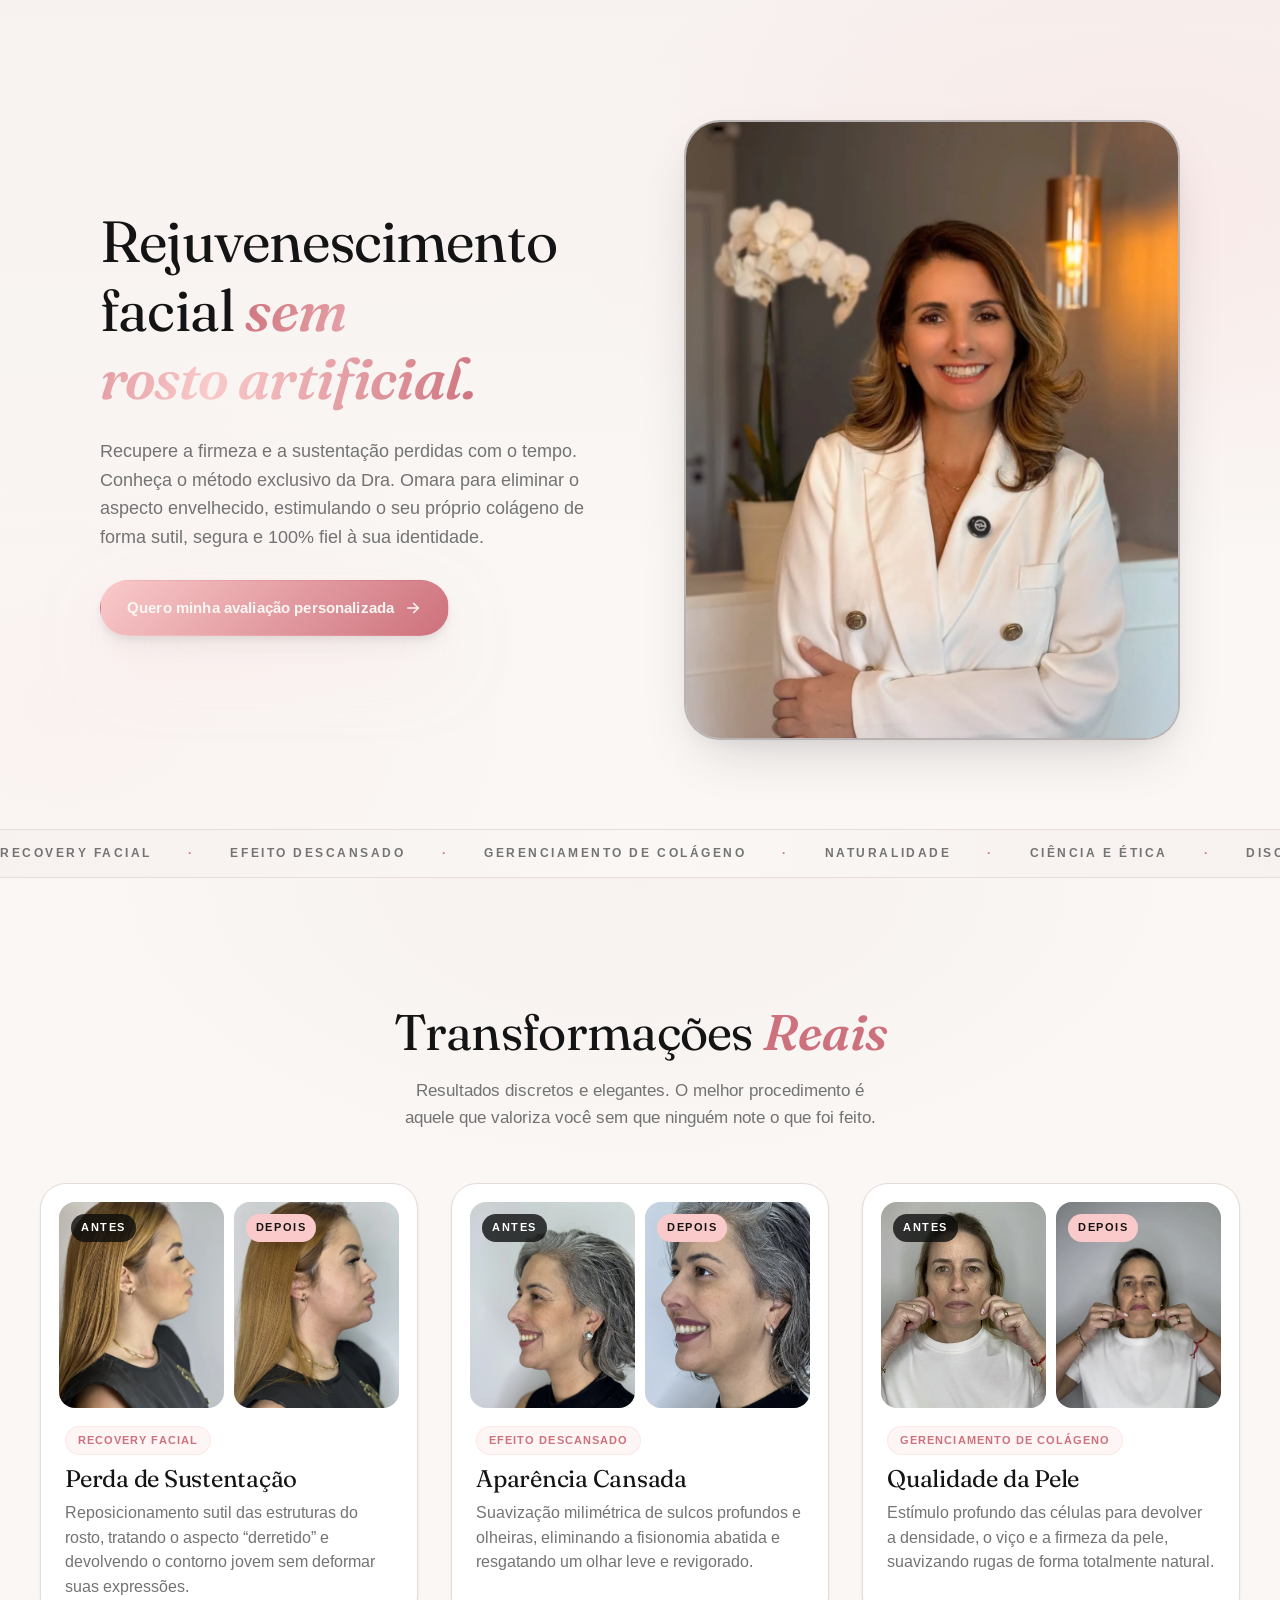
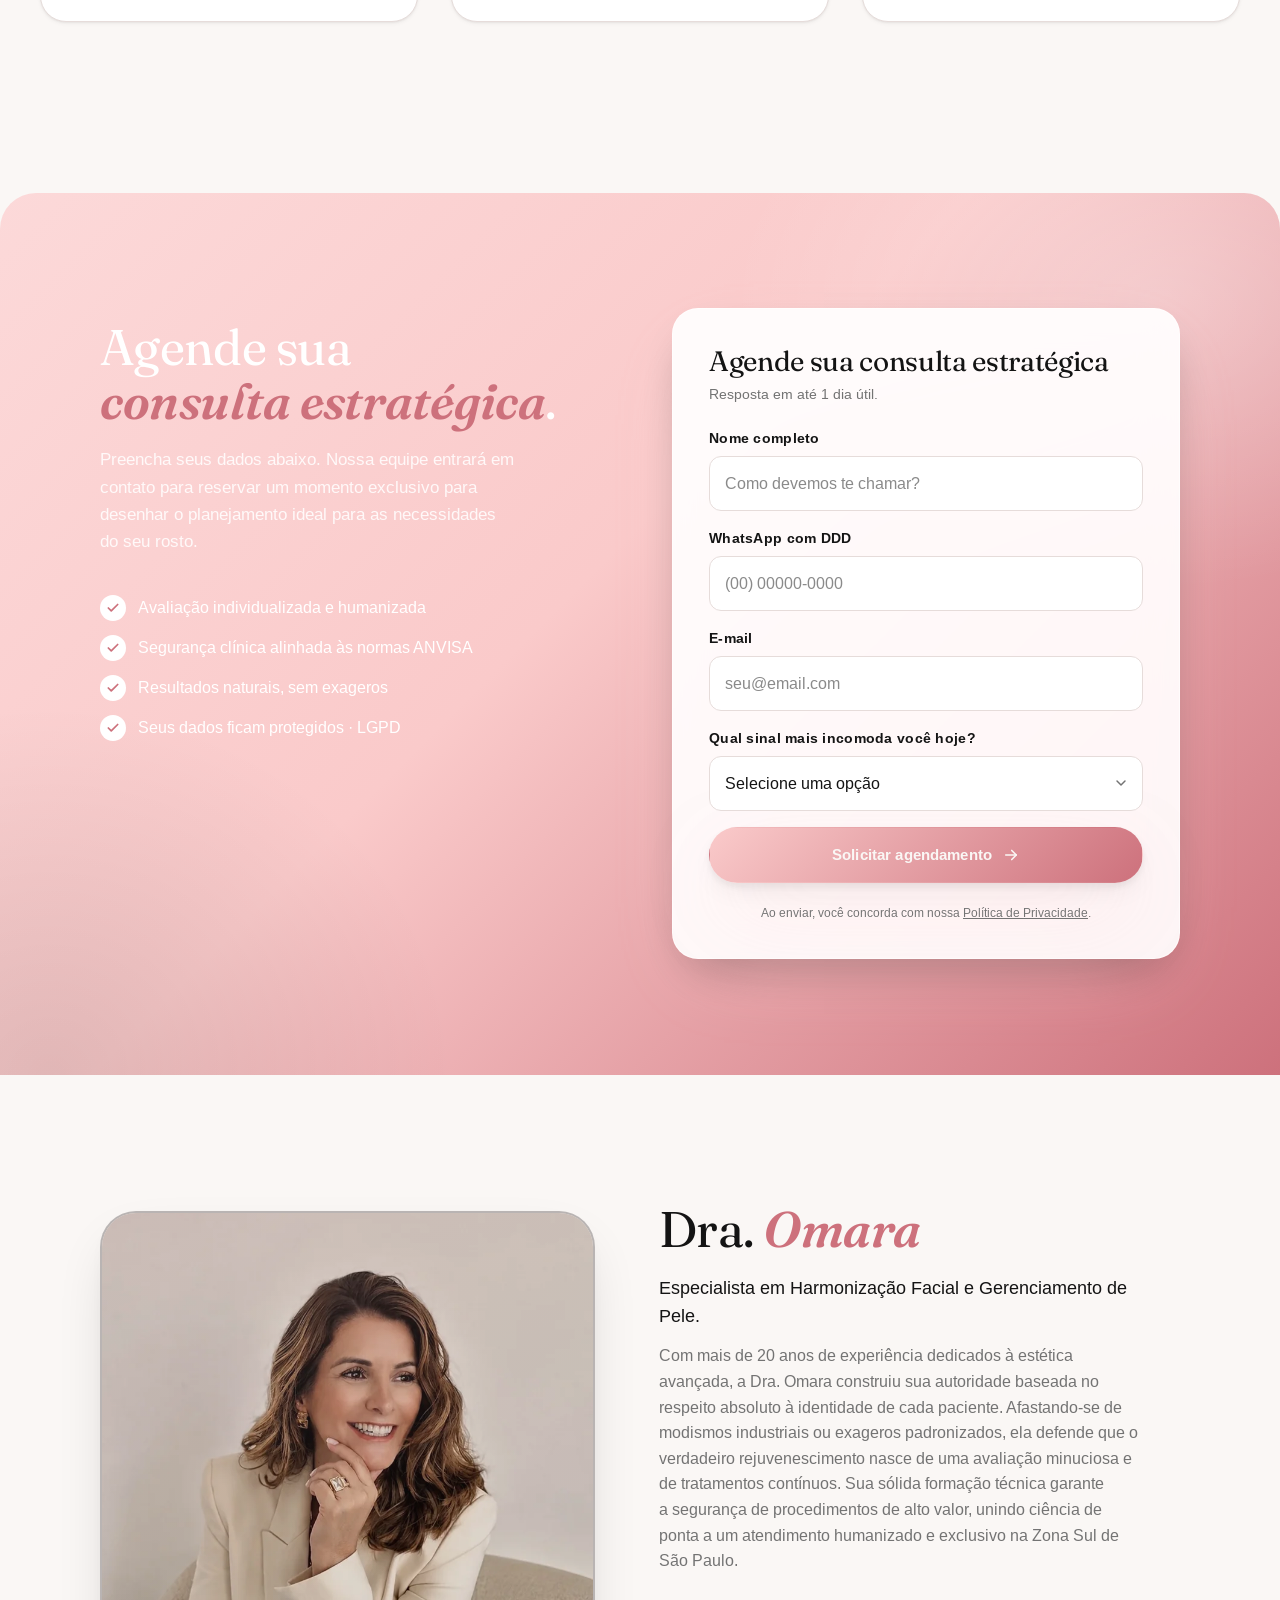
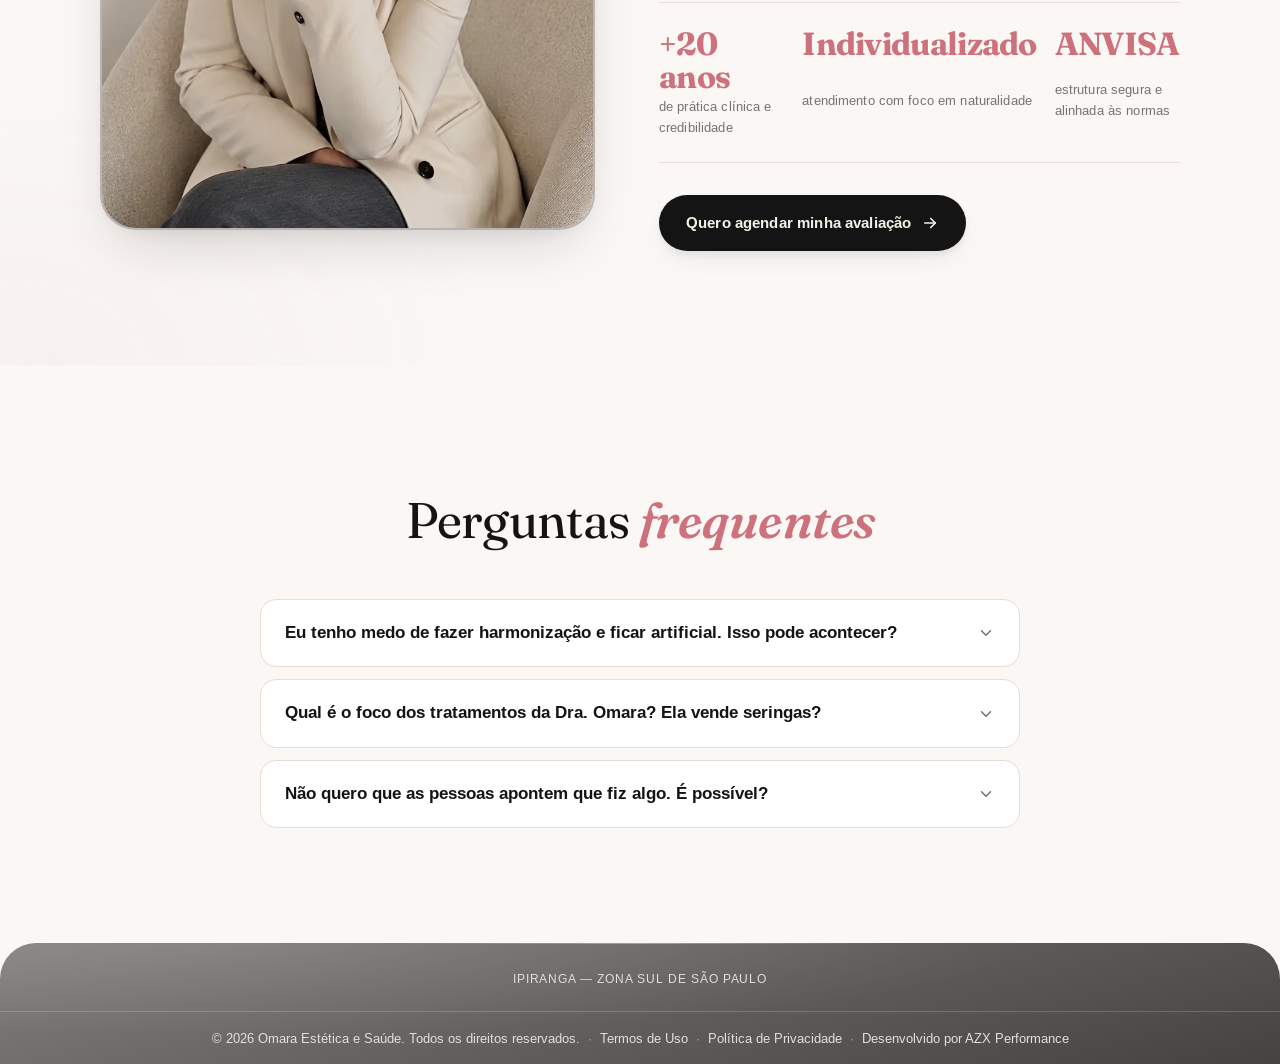
<file: index.html>
<!DOCTYPE html>
<html lang="pt-BR">
<head>
  <!-- Google Tag Manager -->
  <script>(function(w,d,s,l,i){w[l]=w[l]||[];w[l].push({'gtm.start':
  new Date().getTime(),event:'gtm.js'});var f=d.getElementsByTagName(s)[0],
  j=d.createElement(s),dl=l!='dataLayer'?'&l='+l:'';j.async=true;j.src=
  'https://www.googletagmanager.com/gtm.js?id='+i+dl;f.parentNode.insertBefore(j,f);
  })(window,document,'script','dataLayer','GTM-XXXXXXX');</script>
  <!-- End Google Tag Manager -->
  <meta charset="UTF-8" />
  <meta name="viewport" content="width=device-width, initial-scale=1.0" />
  <meta name="description" content="Dra. Omara: rejuvenescimento facial sem rosto artificial. Gerenciamento de pele e harmonização facial com naturalidade, ética e segurança na Zona Sul de São Paulo." />
  <title>Dra. Omara · Rejuvenescimento Facial | Harmonização Natural</title>

  <!-- Favicon: inicial O -->
  <link rel="icon" type="image/svg+xml" href="data:image/svg+xml;utf8,&lt;svg xmlns='http://www.w3.org/2000/svg' viewBox='0 0 64 64'&gt;&lt;rect width='64' height='64' rx='14' fill='%23B76E79'/&gt;&lt;text x='50%25' y='54%25' font-family='Georgia,serif' font-size='36' font-weight='700' fill='%23FAF7F5' text-anchor='middle' dominant-baseline='middle'&gt;O&lt;/text&gt;&lt;/svg&gt;" />

  <link rel="preconnect" href="https://fonts.googleapis.com" />
  <link rel="preconnect" href="https://fonts.gstatic.com" crossorigin />
  <link href="https://fonts.googleapis.com/css2?family=Arimo:ital,wght@0,400;0,500;0,600;0,700;0,800;1,400;1,600;1,700&family=Fraunces:ital,opsz,wght@0,9..144,300;0,9..144,400;0,9..144,500;0,9..144,600;0,9..144,700;0,9..144,900;1,9..144,400;1,9..144,500;1,9..144,600;1,9..144,700&display=swap" rel="stylesheet" />

  <link rel="stylesheet" href="style.css" />
</head>
<body>
<!-- Google Tag Manager (noscript) -->
<noscript><iframe src="https://www.googletagmanager.com/ns.html?id=GTM-XXXXXXX"
height="0" width="0" style="display:none;visibility:hidden"></iframe></noscript>
<!-- End Google Tag Manager (noscript) -->


  <!-- ============ DOBRA 1 — HERO ============ -->
  <section id="hero" class="hero" data-screen-label="01 Hero">
    <div class="hero__bg" aria-hidden="true"></div>
    <div class="container hero__grid">

      <div class="hero__copy reveal">
        <h1 class="h1">
          Rejuvenescimento facial <span class="h1__accent">sem rosto artificial.</span>
        </h1>
        <p class="lede">
          Recupere a firmeza e a sustentação perdidas com o tempo. Conheça o método exclusivo da Dra. Omara para eliminar o aspecto envelhecido, estimulando o seu próprio colágeno de forma sutil, segura e 100% fiel à sua identidade.
        </p>
        <div class="hero__ctas">
          <a href="#agendar" class="btn btn--primary">
            Quero minha avaliação personalizada
            <svg width="18" height="18" viewBox="0 0 24 24" fill="none" stroke="currentColor" stroke-width="2.2" stroke-linecap="round" stroke-linejoin="round" aria-hidden="true"><path d="M5 12h14"/><path d="m13 6 6 6-6 6"/></svg>
          </a>
        </div>
      </div>

      <div class="hero__visual reveal">
        <div class="hero__photo">
          <picture>
            <img src="assets/doctor.webp" alt="Dra. Omara, especialista em harmonização facial" />
          </picture>
        </div>
      </div>

    </div>

    <div class="marquee" aria-hidden="true">
      <div class="marquee__track">
        <span>Recovery Facial</span><span>·</span>
        <span>Efeito Descansado</span><span>·</span>
        <span>Gerenciamento de Colágeno</span><span>·</span>
        <span>Naturalidade</span><span>·</span>
        <span>Ciência e Ética</span><span>·</span>
        <span>Discrição</span><span>·</span>
        <span>Recovery Facial</span><span>·</span>
        <span>Efeito Descansado</span><span>·</span>
        <span>Gerenciamento de Colágeno</span><span>·</span>
        <span>Naturalidade</span><span>·</span>
        <span>Ciência e Ética</span><span>·</span>
        <span>Discrição</span><span>·</span>
      </div>
    </div>
  </section>

  <!-- ============ DOBRA 2 — ANTES E DEPOIS ============ -->
  <section id="resultados" class="proof" data-screen-label="02 Resultados">
    <div class="container">
      <header class="section-head reveal">
        <h2 class="h2">Transformações <em>Reais</em></h2>
        <p class="section-sub">
          Resultados discretos e elegantes. O melhor procedimento é aquele que valoriza você sem que ninguém note o que foi feito.
        </p>
      </header>
    </div>

      <div class="ba-grid ba-grid--wide reveal" id="metodo">
        <!-- Card 1 -->
        <article class="ba-card">
          <div class="ba-card__pair">
            <figure class="ba">
              <span class="ba__label">Antes</span>
              <img class="ba__img" src="assets/before-after-1-antes.webp" alt="Antes: preenchimento de mento" loading="lazy" />
            </figure>
            <figure class="ba">
              <span class="ba__label ba__label--after">Depois</span>
              <img class="ba__img" src="assets/before-after-1-depois.webp" alt="Depois: preenchimento de mento" loading="lazy" />
            </figure>
          </div>
          <div class="ba-card__caption">
            <span class="ba-card__tag">Recovery Facial</span>
            <h3>Perda de Sustentação</h3>
            <p>Reposicionamento sutil das estruturas do rosto, tratando o aspecto &ldquo;derretido&rdquo; e devolvendo o contorno jovem sem deformar suas expressões.</p>
          </div>
        </article>

        <!-- Card 2 -->
        <article class="ba-card">
          <div class="ba-card__pair">
            <figure class="ba">
              <span class="ba__label">Antes</span>
              <img class="ba__img" src="assets/before-after-2-antes.webp" alt="Antes: toxina botulínica" loading="lazy" />
            </figure>
            <figure class="ba">
              <span class="ba__label ba__label--after">Depois</span>
              <img class="ba__img" src="assets/before-after-2-depois.webp" alt="Depois: toxina botulínica" loading="lazy" />
            </figure>
          </div>
          <div class="ba-card__caption">
            <span class="ba-card__tag">Efeito Descansado</span>
            <h3>Aparência Cansada</h3>
            <p>Suavização milimétrica de sulcos profundos e olheiras, eliminando a fisionomia abatida e resgatando um olhar leve e revigorado.</p>
          </div>
        </article>

        <!-- Card 3 -->
        <article class="ba-card">
          <div class="ba-card__pair">
            <figure class="ba">
              <span class="ba__label">Antes</span>
              <img class="ba__img" src="assets/before-after-3-antes.webp" alt="Antes: bioestimulador de colágeno" loading="lazy" />
            </figure>
            <figure class="ba">
              <span class="ba__label ba__label--after">Depois</span>
              <img class="ba__img" src="assets/before-after-3-depois.webp" alt="Depois: bioestimulador de colágeno" loading="lazy" />
            </figure>
          </div>
          <div class="ba-card__caption">
            <span class="ba-card__tag">Gerenciamento de Colágeno</span>
            <h3>Qualidade da Pele</h3>
            <p>Estímulo profundo das células para devolver a densidade, o viço e a firmeza da pele, suavizando rugas de forma totalmente natural.</p>
          </div>
        </article>
      </div>
    </div>
  </section>

  <!-- ============ DOBRA 3 — FORMULÁRIO ============ -->
  <section id="agendar" class="form-section" data-screen-label="03 Formulário">
    <div class="container form-section__grid">

      <div class="form-section__left">
        <div class="form-section__copy reveal">
          <h2 class="h2 h2--light">
            Agende sua <em>consulta estratégica</em>.
          </h2>
          <p class="form-section__sub">
            Preencha seus dados abaixo. Nossa equipe entrará em contato para reservar um momento exclusivo para desenhar o planejamento ideal para as necessidades do seu rosto.
          </p>
        </div>

        <ul class="form-section__list">
          <li>
            <span class="check" aria-hidden="true">
              <svg width="14" height="14" viewBox="0 0 24 24" fill="none" stroke="currentColor" stroke-width="3" stroke-linecap="round" stroke-linejoin="round"><path d="M20 6 9 17l-5-5"/></svg>
            </span>
            Avaliação individualizada e humanizada
          </li>
          <li>
            <span class="check" aria-hidden="true">
              <svg width="14" height="14" viewBox="0 0 24 24" fill="none" stroke="currentColor" stroke-width="3" stroke-linecap="round" stroke-linejoin="round"><path d="M20 6 9 17l-5-5"/></svg>
            </span>
            Segurança clínica alinhada às normas ANVISA
          </li>
          <li>
            <span class="check" aria-hidden="true">
              <svg width="14" height="14" viewBox="0 0 24 24" fill="none" stroke="currentColor" stroke-width="3" stroke-linecap="round" stroke-linejoin="round"><path d="M20 6 9 17l-5-5"/></svg>
            </span>
            Resultados naturais, sem exageros
          </li>
          <li>
            <span class="check" aria-hidden="true">
              <svg width="14" height="14" viewBox="0 0 24 24" fill="none" stroke="currentColor" stroke-width="3" stroke-linecap="round" stroke-linejoin="round"><path d="M20 6 9 17l-5-5"/></svg>
            </span>
            Seus dados ficam protegidos · LGPD
          </li>
        </ul>
      </div>

      <form class="lead-form glass" id="leadForm" novalidate>
        <h3 class="lead-form__title">Agende sua consulta estratégica</h3>
        <p class="lead-form__hint">Resposta em até 1 dia útil.</p>

        <div class="field">
          <label for="nome">Nome completo</label>
          <input type="text" id="nome" name="nome" autocomplete="name" required placeholder="Como devemos te chamar?" />
        </div>

        <div class="field">
          <label for="telefone">WhatsApp com DDD</label>
          <input type="tel" id="telefone" name="telefone" inputmode="tel" autocomplete="tel" required placeholder="(00) 00000-0000" />
        </div>

        <div class="field">
          <label for="email">E-mail</label>
          <input type="email" id="email" name="email" autocomplete="email" required placeholder="seu@email.com" />
        </div>

        <div class="field" id="sinalField">
          <label for="sinal">Qual sinal mais incomoda você hoje?</label>
          <div class="select-wrap">
            <select id="sinal" name="sinal" required>
              <option value="" disabled selected>Selecione uma opção</option>
              <option value="rosto-pesado-flacido">Rosto pesado e flácido</option>
              <option value="olhar-cansado-abatido">Olhar cansado e abatido</option>
              <option value="rugas-perda-colageno">Rugas e perda de colágeno</option>
            </select>
            <svg width="16" height="16" viewBox="0 0 24 24" fill="none" stroke="currentColor" stroke-width="2.2" stroke-linecap="round" stroke-linejoin="round" aria-hidden="true"><path d="m6 9 6 6 6-6"/></svg>
          </div>
        </div>

        <button type="submit" class="btn btn--primary btn--block">
          Solicitar agendamento
          <svg width="18" height="18" viewBox="0 0 24 24" fill="none" stroke="currentColor" stroke-width="2.2" stroke-linecap="round" stroke-linejoin="round"><path d="M5 12h14"/><path d="m13 6 6 6-6 6"/></svg>
        </button>

        <p class="lead-form__legal">
          Ao enviar, você concorda com nossa <a href="#" id="openPrivacyFromForm">Política de Privacidade</a>.
        </p>

        <div class="lead-form__success" role="status" aria-live="polite" hidden>
          <strong>Recebemos seu contato!</strong>
          Em breve nossa equipe entrará em contato pelo WhatsApp.
        </div>
      </form>

    </div>
  </section>

  <!-- ============ DOBRA 4 — AUTORIDADE ============ -->
  <section id="sobre" class="about" data-screen-label="04 Sobre">
    <div class="container about__grid">

      <div class="about__photo reveal">
        <div class="about__photo-frame">
          <img src="assets/doctor-about.webp" alt="Dra. Omara, sorrindo" />
        </div>
      </div>

      <div class="about__copy reveal">
        <h2 class="h2">Dra. <em>Omara</em></h2>
        <p class="about__lede">
          Especialista em Harmonização Facial e Gerenciamento de Pele.
        </p>
        <p class="about__body">
          Com mais de 20 anos de experiência dedicados à estética avançada, a Dra. Omara construiu sua autoridade baseada no respeito absoluto à identidade de cada paciente. Afastando-se de modismos industriais ou exageros padronizados, ela defende que o verdadeiro rejuvenescimento nasce de uma avaliação minuciosa e de tratamentos contínuos. Sua sólida formação técnica garante a segurança de procedimentos de alto valor, unindo ciência de ponta a um atendimento humanizado e exclusivo na Zona Sul de São Paulo.
        </p>

        <dl class="about__stats">
          <div>
            <dt>+20 anos</dt>
            <dd>de prática clínica e credibilidade</dd>
          </div>
          <div>
            <dt>Individualizado</dt>
            <dd>atendimento com foco em naturalidade</dd>
          </div>
          <div>
            <dt>ANVISA</dt>
            <dd>estrutura segura e alinhada às normas</dd>
          </div>
        </dl>

        <a href="#agendar" class="btn btn--dark">
          Quero agendar minha avaliação
          <svg width="18" height="18" viewBox="0 0 24 24" fill="none" stroke="currentColor" stroke-width="2.2" stroke-linecap="round" stroke-linejoin="round"><path d="M5 12h14"/><path d="m13 6 6 6-6 6"/></svg>
        </a>
      </div>

    </div>
  </section>

  <!-- ============ DOBRA 5 — FAQ ============ -->
  <section id="faq" class="faq" data-screen-label="05 FAQ">
    <div class="container">
      <header class="section-head reveal">
        <h2 class="h2">Perguntas <em>frequentes</em></h2>
      </header>

      <div class="faq-list reveal">
        <div class="faq-item">
          <button class="faq-item__q" aria-expanded="false">
            Eu tenho medo de fazer harmonização e ficar artificial. Isso pode acontecer?
            <svg class="faq-item__icon" width="18" height="18" viewBox="0 0 24 24" fill="none" stroke="currentColor" stroke-width="2" stroke-linecap="round" stroke-linejoin="round" aria-hidden="true"><path d="m6 9 6 6 6-6"/></svg>
          </button>
          <div class="faq-item__a">
            <p>Essa preocupação é muito comum, e o resultado depende exclusivamente do planejamento. O objetivo da clínica nunca é mudar o seu rosto ou congelar suas expressões, mas sim valorizar sua beleza natural através de técnicas que estimulam o seu próprio colágeno, garantindo um resultado leve, elegante e sutil.</p>
          </div>
        </div>

        <div class="faq-item">
          <button class="faq-item__q" aria-expanded="false">
            Qual é o foco dos tratamentos da Dra. Omara? Ela vende seringas?
            <svg class="faq-item__icon" width="18" height="18" viewBox="0 0 24 24" fill="none" stroke="currentColor" stroke-width="2" stroke-linecap="round" stroke-linejoin="round" aria-hidden="true"><path d="m6 9 6 6 6-6"/></svg>
          </button>
          <div class="faq-item__a">
            <p>Não trabalhamos com a venda de procedimentos isolados ou contagem de seringas. Você compra um planejamento completo de gerenciamento de pele e rejuvenescimento estruturado para o seu biotipo, focado em saúde, durabilidade e elegância.</p>
          </div>
        </div>

        <div class="faq-item">
          <button class="faq-item__q" aria-expanded="false">
            Não quero que as pessoas apontem que fiz algo. É possível?
            <svg class="faq-item__icon" width="18" height="18" viewBox="0 0 24 24" fill="none" stroke="currentColor" stroke-width="2" stroke-linecap="round" stroke-linejoin="round" aria-hidden="true"><path d="m6 9 6 6 6-6"/></svg>
          </button>
          <div class="faq-item__a">
            <p>Com certeza. Nosso público ideal são mulheres maduras que apreciam a discrição. O foco é fazer com que as pessoas percebam que você está mais bonita, revigorada e descansada, sem aquele aspecto artificial de quem &ldquo;parou numa clínica de estética&rdquo;.</p>
          </div>
        </div>
      </div>
    </div>
  </section>

  <!-- ============ RODAPÉ ============ -->
  <footer class="footer" data-screen-label="06 Rodapé">
    <p class="footer__location">Ipiranga — Zona Sul de São Paulo</p>
    <div class="footer__bar">
      <div class="container footer__bar-inner">
        <div class="footer__bar-group">
          <span>© <span id="year">2026</span> Omara Estética e Saúde. Todos os direitos reservados.</span>
        </div>
        <span class="footer__sep footer__sep--mid">·</span>
        <div class="footer__bar-group footer__legal">
          <a href="#" id="openTerms" class="footer__link">Termos de Uso</a>
          <span class="footer__sep">·</span>
          <a href="#" id="openPrivacy" class="footer__link">Política de Privacidade</a>
          <span class="footer__sep">·</span>
          <span class="footer__dev">Desenvolvido por <a href="https://azxperformance.com.br/clinica" target="_blank" rel="noopener noreferrer" class="footer__link footer__azx">AZX Performance</a></span>
        </div>
      </div>
    </div>
  </footer>

  <!-- ═══════════════════════ TERMS MODAL ═══════════════════════ -->
  <div class="modal-overlay" id="termsModal" aria-hidden="true">
    <div class="modal-content" role="dialog" aria-labelledby="termsTitle">
      <button class="modal-close" aria-label="Fechar">&times;</button>
      <h2 id="termsTitle">Termos de Uso</h2>
      <div class="modal-body">
        <p><strong>1. Aceitação dos Termos</strong></p>
        <p>Ao acessar e utilizar este site, você concorda com os presentes Termos de Uso. Caso não concorde com qualquer disposição, solicitamos que interrompa o uso imediatamente.</p>

        <p><strong>2. Finalidade do Site</strong></p>
        <p>Este site tem caráter exclusivamente informativo sobre os tratamentos de harmonização facial e gerenciamento de pele oferecidos pela Dra. Omara. As informações aqui contidas não substituem consulta médica presencial.</p>

        <p><strong>3. Propriedade Intelectual</strong></p>
        <p>Todo o conteúdo do site, incluindo textos, imagens, vídeos, logotipos e elementos gráficos, é protegido por direitos autorais e não pode ser reproduzido sem autorização prévia por escrito.</p>

        <p><strong>4. Responsabilidade</strong></p>
        <p>A Dra. Omara se reserva o direito de alterar, atualizar ou remover conteúdos do site sem aviso prévio. Não nos responsabilizamos por decisões tomadas com base exclusivamente nas informações do site.</p>

        <p><strong>5. Agendamentos</strong></p>
        <p>Os agendamentos realizados por meio do formulário de contato estão sujeitos à confirmação pela equipe da clínica. O envio do formulário não garante a reserva de horário.</p>

        <p><strong>6. Alterações</strong></p>
        <p>Estes termos podem ser atualizados a qualquer momento. Recomendamos a consulta periódica desta página.</p>

        <p><strong>7. Lei Aplicável</strong></p>
        <p>Estes Termos de Uso são regidos pelas leis da República Federativa do Brasil, em especial a Lei Geral de Proteção de Dados (LGPD, Lei nº 13.709/2018) e o Código de Defesa do Consumidor.</p>
      </div>
    </div>
  </div>

  <!-- ═══════════════════════ PRIVACY MODAL ═══════════════════════ -->
  <div class="modal-overlay" id="privacyModal" aria-hidden="true">
    <div class="modal-content" role="dialog" aria-labelledby="privacyTitle">
      <button class="modal-close" aria-label="Fechar">&times;</button>
      <h2 id="privacyTitle">Política de Privacidade</h2>
      <div class="modal-body">
        <p><strong>1. Introdução</strong></p>
        <p>A Dra. Omara está comprometida com a proteção dos seus dados pessoais, em conformidade com a Lei Geral de Proteção de Dados Pessoais (LGPD, Lei nº 13.709/2018). Esta Política descreve como coletamos, utilizamos, armazenamos e protegemos suas informações.</p>

        <p><strong>2. Dados Coletados</strong></p>
        <p>Coletamos os seguintes dados pessoais por meio do formulário de contato: nome completo, WhatsApp, e-mail e qual sinal mais incomoda você hoje. Esses dados são fornecidos voluntariamente pelo titular.</p>

        <p><strong>3. Finalidade do Tratamento</strong></p>
        <p>Os dados coletados são utilizados exclusivamente para: (a) entrar em contato para agendamento de consulta estratégica; (b) envio de informações sobre os tratamentos; (c) comunicação relacionada aos serviços da clínica.</p>

        <p><strong>4. Base Legal</strong></p>
        <p>O tratamento dos dados pessoais se dá com base no consentimento do titular (Art. 7º, I, da LGPD), fornecido no momento do envio do formulário.</p>

        <p><strong>5. Compartilhamento de Dados</strong></p>
        <p>Seus dados pessoais não serão compartilhados com terceiros, exceto quando necessário para o cumprimento de obrigações legais ou mediante seu consentimento expresso.</p>

        <p><strong>6. Armazenamento e Segurança</strong></p>
        <p>Os dados são armazenados em ambiente seguro, com medidas técnicas e administrativas adequadas para proteger contra acesso não autorizado, destruição, perda ou alteração.</p>

        <p><strong>7. Direitos do Titular</strong></p>
        <p>Conforme a LGPD, você tem direito a: (a) confirmar a existência de tratamento; (b) acessar seus dados; (c) corrigir dados incompletos ou desatualizados; (d) solicitar a anonimização, bloqueio ou eliminação de dados desnecessários; (e) revogar o consentimento a qualquer momento.</p>

        <p><strong>8. Contato</strong></p>
        <p>Para exercer seus direitos ou esclarecer dúvidas sobre o tratamento de dados, entre em contato pelo WhatsApp disponível neste site.</p>

        <p><strong>9. Alterações</strong></p>
        <p>Esta Política pode ser atualizada a qualquer momento. A versão vigente estará sempre disponível nesta página.</p>
      </div>
    </div>
  </div>

  <script src="app.js" defer></script>
</body>
</html>
</file>
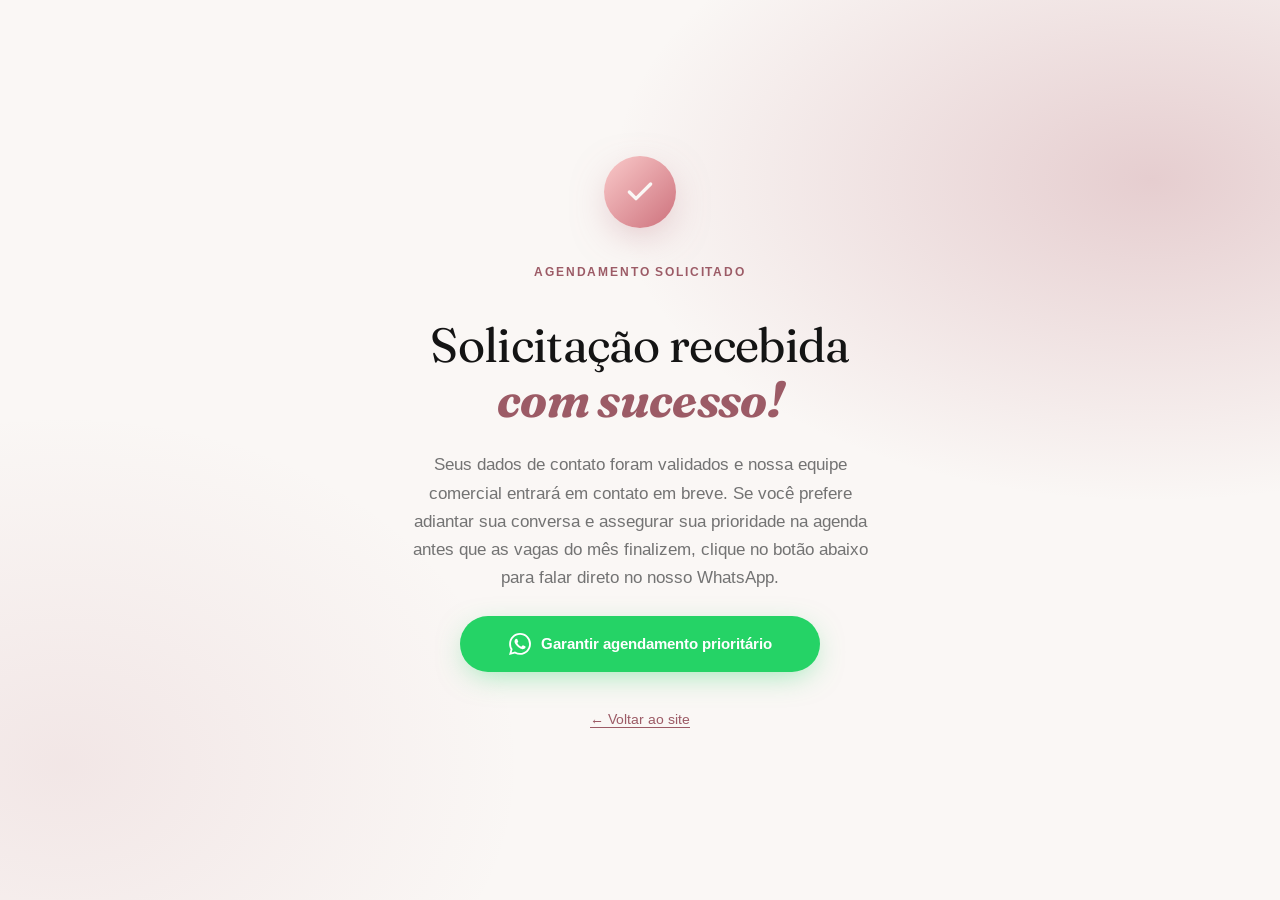
<file: obrigado.html>
<!DOCTYPE html>
<html lang="pt-BR">
<head>
  <!-- Lead event -->
  <script>window.dataLayer = window.dataLayer || []; window.dataLayer.push({event: 'lead'});</script>
  <!-- End Lead event -->
  <!-- Google Tag Manager -->
  <script>(function(w,d,s,l,i){w[l]=w[l]||[];w[l].push({'gtm.start':
  new Date().getTime(),event:'gtm.js'});var f=d.getElementsByTagName(s)[0],
  j=d.createElement(s),dl=l!='dataLayer'?'&l='+l:'';j.async=true;j.src=
  'https://www.googletagmanager.com/gtm.js?id='+i+dl;f.parentNode.insertBefore(j,f);
  })(window,document,'script','dataLayer','GTM-XXXXXXX');</script>
  <!-- End Google Tag Manager -->
  <meta charset="UTF-8" />
  <meta name="viewport" content="width=device-width, initial-scale=1.0" />
  <title>Solicitação recebida · Dra. Omara</title>

  <link rel="icon" type="image/svg+xml" href="data:image/svg+xml;utf8,&lt;svg xmlns='http://www.w3.org/2000/svg' viewBox='0 0 64 64'&gt;&lt;rect width='64' height='64' rx='14' fill='%23B76E79'/&gt;&lt;text x='50%25' y='54%25' font-family='Georgia,serif' font-size='36' font-weight='700' fill='%23FAF7F5' text-anchor='middle' dominant-baseline='middle'&gt;O&lt;/text&gt;&lt;/svg&gt;" />

  <link rel="preconnect" href="https://fonts.googleapis.com" />
  <link rel="preconnect" href="https://fonts.gstatic.com" crossorigin />
  <link href="https://fonts.googleapis.com/css2?family=Arimo:ital,wght@0,400;0,500;0,600;0,700;0,800;1,400;1,600;1,700&family=Fraunces:ital,opsz,wght@0,9..144,300;0,9..144,400;0,9..144,500;0,9..144,600;0,9..144,700;0,9..144,900;1,9..144,400;1,9..144,500;1,9..144,600;1,9..144,700&display=swap" rel="stylesheet" />

  <link rel="stylesheet" href="style.css" />

  <style>
    .thankyou {
      min-height: 100dvh;
      display: grid;
      place-items: center;
      padding: clamp(48px, 8vw, 96px) var(--gutter);
      background:
        radial-gradient(65% 55% at 90% 20%, rgba(183,110,121,.30) 0%, transparent 65%),
        radial-gradient(55% 60% at 5% 85%, rgba(183,110,121,.12) 0%, transparent 65%),
        var(--c-bg);
      text-align: center;
    }
    .thankyou__card {
      max-width: 520px;
      width: 100%;
      display: grid;
      gap: 24px;
      justify-items: center;
    }
    .thankyou__icon {
      width: 72px;
      height: 72px;
      border-radius: 999px;
      background: linear-gradient(135deg, var(--c-primary), var(--c-primary-2));
      display: grid;
      place-items: center;
      box-shadow: 0 12px 40px -10px rgba(183,110,121,.50);
    }
    .thankyou__icon svg { color: #FAF7F5; }
    .thankyou__eyebrow {
      font-size: 11.5px;
      font-weight: 600;
      letter-spacing: 0.16em;
      text-transform: uppercase;
      color: #9C5B66;
    }
    .thankyou__title {
      font-family: var(--ff-serif);
      font-size: clamp(30px, 6vw, 48px);
      font-weight: 400;
      line-height: 1.15;
      letter-spacing: -0.014em;
      margin: 0;
    }
    .thankyou__title em {
      font-style: italic;
      font-weight: 700;
      color: #9C5B66;
    }
    .thankyou__sub {
      font-size: clamp(15px, 1.8vw, 17px);
      color: var(--c-muted);
      line-height: 1.65;
      max-width: 52ch;
      margin: 0;
    }
    .thankyou__wa {
      --bg: #25D366;
      --fg: #fff;
      display: inline-flex;
      align-items: center;
      justify-content: center;
      gap: 10px;
      padding: 16px 32px;
      border-radius: 999px;
      font-family: var(--ff-sans);
      font-weight: 600;
      font-size: 15px;
      background: var(--bg);
      color: var(--fg);
      border: none;
      box-shadow: 0 8px 30px -8px rgba(37,211,102,.50);
      text-decoration: none;
      transition: transform .2s ease, box-shadow .25s ease;
      width: 100%;
      max-width: 360px;
    }
    .thankyou__wa:hover {
      transform: translateY(-2px);
      box-shadow: 0 14px 40px -10px rgba(37,211,102,.55);
    }
    .thankyou__wa:active { transform: translateY(0); }
    .thankyou__back {
      font-size: 13.5px;
      color: var(--c-muted);
    }
    .thankyou__back a {
      color: #9C5B66;
      text-decoration: underline;
      text-underline-offset: 3px;
    }
  </style>
</head>
<body>
<!-- Google Tag Manager (noscript) -->
<noscript><iframe src="https://www.googletagmanager.com/ns.html?id=GTM-XXXXXXX"
height="0" width="0" style="display:none;visibility:hidden"></iframe></noscript>
<!-- End Google Tag Manager (noscript) -->

  <main class="thankyou" role="main">
    <div class="thankyou__card">

      <div class="thankyou__icon" aria-hidden="true">
        <svg width="32" height="32" viewBox="0 0 24 24" fill="none" stroke="currentColor" stroke-width="2.5" stroke-linecap="round" stroke-linejoin="round">
          <path d="M20 6 9 17l-5-5"/>
        </svg>
      </div>

      <p class="thankyou__eyebrow">Agendamento solicitado</p>

      <h1 class="thankyou__title">
        Solicitação recebida<br/><em>com sucesso!</em>
      </h1>

      <p class="thankyou__sub">
        Seus dados de contato foram validados e nossa equipe comercial entrará em contato em breve. Se você prefere adiantar sua conversa e assegurar sua prioridade na agenda antes que as vagas do mês finalizem, clique no botão abaixo para falar direto no nosso WhatsApp.
      </p>

      <!-- CONTEUDO PLACEHOLDER: substituir pelo número de WhatsApp real da clínica da Dra. Omara -->
      <a
        class="thankyou__wa"
        href="https://wa.me/5500000000000"
        target="_blank"
        rel="noopener noreferrer"
        aria-label="Falar com a equipe da Dra. Omara pelo WhatsApp"
      >
        <svg width="22" height="22" viewBox="0 0 24 24" fill="currentColor" aria-hidden="true">
          <path d="M17.472 14.382c-.297-.149-1.758-.867-2.03-.967-.273-.099-.471-.148-.67.15-.197.297-.767.966-.94 1.164-.173.199-.347.223-.644.075-.297-.15-1.255-.463-2.39-1.475-.883-.788-1.48-1.761-1.653-2.059-.173-.297-.018-.458.13-.606.134-.133.298-.347.446-.52.149-.174.198-.298.298-.497.099-.198.05-.371-.025-.52-.075-.149-.669-1.612-.916-2.207-.242-.579-.487-.5-.669-.51-.173-.008-.371-.01-.57-.01-.198 0-.52.074-.792.372-.272.297-1.04 1.016-1.04 2.479 0 1.462 1.065 2.875 1.213 3.074.149.198 2.096 3.2 5.077 4.487.709.306 1.262.489 1.694.625.712.227 1.36.195 1.871.118.571-.085 1.758-.719 2.006-1.413.248-.694.248-1.289.173-1.413-.074-.124-.272-.198-.57-.347m-5.421 7.403h-.004a9.87 9.87 0 01-5.031-1.378l-.361-.214-3.741.982.998-3.648-.235-.374a9.86 9.86 0 01-1.51-5.26c.001-5.45 4.436-9.884 9.888-9.884 2.64 0 5.122 1.03 6.988 2.898a9.825 9.825 0 012.893 6.994c-.003 5.45-4.437 9.884-9.885 9.884m8.413-18.297A11.815 11.815 0 0012.05 0C5.495 0 .16 5.335.157 11.892c0 2.096.547 4.142 1.588 5.945L.057 24l6.305-1.654a11.882 11.882 0 005.683 1.448h.005c6.554 0 11.89-5.335 11.893-11.893a11.821 11.821 0 00-3.48-8.413z"/>
        </svg>
        Garantir agendamento prioritário
      </a>

      <p class="thankyou__back">
        <a href="/">← Voltar ao site</a>
      </p>

    </div>
  </main>

</body>
</html>
</file>
<file: style.css>
/* =============================================================
   Dra. Omara — Rejuvenescimento Facial
   Landing Page
   ============================================================= */

/* ---------- Tokens ---------- */
:root {
  --c-primary:   #FACACA;
  --c-primary-2: #CD717C;
  --c-secondary: #F1E9E6;
  --c-secondary-2: #F7F1EF;
  --c-accent:    #141414;
  --c-bg:        #FAF7F5;
  --c-text:      #141414;
  --c-muted:     #737373;
  --c-line:      #E6DCDA;

  --shadow-sm:  0 1px 2px rgba(20,20,20,.05), 0 2px 4px rgba(20,20,20,.04);
  --shadow-md:  0 4px 6px rgba(20,20,20,.06), 0 12px 28px -8px rgba(20,20,20,.08);
  --shadow-lg:  0 24px 60px -20px rgba(20,20,20,.20), 0 8px 20px -10px rgba(20,20,20,.08);
  --shadow-glow:0 30px 80px -20px rgba(250,202,202,.50);

  --radius-sm: 10px;
  --radius:    16px;
  --radius-lg: 26px;
  --radius-xl: 36px;

  --container: 1160px;
  --gutter: clamp(20px, 4vw, 40px);

  --ff-serif: "Fraunces", "Times New Roman", serif;
  --ff-sans:  "Arimo", "Helvetica Neue", Helvetica, Arial, sans-serif;
  --ff-display: "Fraunces", "Times New Roman", serif;
  --ff-mono:  "JetBrains Mono", ui-monospace, monospace;
}

/* ---------- Reset ---------- */
*, *::before, *::after { box-sizing: border-box; }
html { -webkit-text-size-adjust: 100%; scroll-behavior: smooth; }
body {
  margin: 0;
  font-family: var(--ff-sans);
  font-weight: 400;
  font-size: 16px;
  line-height: 1.6;
  color: var(--c-text);
  background: var(--c-bg);
  -webkit-font-smoothing: antialiased;
  text-rendering: optimizeLegibility;
  overflow-x: hidden;
}
img, picture { max-width: 100%; display: block; }
a { color: inherit; text-decoration: none; }
button { font: inherit; cursor: pointer; }
em { font-style: italic; }

.container {
  width: 100%;
  max-width: var(--container);
  margin: 0 auto;
  padding-inline: var(--gutter);
}

/* ---------- Typography ---------- */
.h1 {
  font-family: var(--ff-serif);
  font-size: clamp(34px, 8.5vw, 58px);
  font-weight: 400;
  line-height: 1.18;
  letter-spacing: -0.014em;
  margin: 16px 0 24px;
  text-wrap: balance;
}
.h1--upper {
  text-transform: uppercase;
  letter-spacing: -0.005em;
  font-weight: 500;
}
.h1__accent {
  display: inline;
  font-family: var(--ff-display);
  font-style: italic;
  font-weight: 600;
  background: linear-gradient(105deg, #CD717C 0%, #FACACA 45%, #CD717C 100%);
  -webkit-background-clip: text;
  background-clip: text;
  color: transparent;
  padding: 0.12em 5px;
  margin: -0.12em -5px;
}
.h2 {
  font-family: var(--ff-serif);
  font-size: clamp(28px, 8.5vw, 50px);
  font-weight: 400;
  line-height: 1.08;
  letter-spacing: -0.014em;
  margin: 12px 0 18px;
  text-wrap: balance;
}
.h2 em {
  font-style: italic;
  font-family: var(--ff-display);
  font-weight: 600;
  letter-spacing: -0.01em;
  color: #CD717C;
}
.h2--light em { color: #CD717C; }

.lede {
  font-size: clamp(16.5px, 3.4vw, 17.5px);
  line-height: 1.65;
  color: var(--c-muted);
  max-width: 52ch;
  margin: 0 0 28px;
}

.eyebrow {
  display: inline-flex;
  align-items: center;
  gap: 10px;
  padding: 6px 14px 6px 12px;
  border-radius: 999px;
  background: rgba(250,202,202,.16);
  border: 1px solid rgba(250,202,202,.35);
  font-size: 11.5px;
  font-weight: 600;
  text-transform: uppercase;
  letter-spacing: 0.14em;
  color: #CD717C;
}
.eyebrow--dark {
  background: rgba(28,23,18,.04);
  border-color: rgba(28,23,18,.10);
  color: var(--c-text);
}
.eyebrow__dot {
  width: 6px; height: 6px; border-radius: 999px;
  background: var(--c-primary-2);
  box-shadow: 0 0 0 3px rgba(250,202,202,.28);
}

/* ---------- Buttons ---------- */
.btn {
  --bg: var(--c-accent);
  --fg: #fff;
  display: inline-flex;
  align-items: center;
  justify-content: center;
  gap: 10px;
  padding: 15px 26px;
  border-radius: 999px;
  font-family: var(--ff-sans);
  font-weight: 600;
  font-size: 15px;
  letter-spacing: 0.01em;
  background: var(--bg);
  color: var(--fg);
  border: 1px solid transparent;
  box-shadow: var(--shadow-md);
  transition: transform .2s ease, box-shadow .25s ease;
  white-space: nowrap;
}
.btn:hover { transform: translateY(-2px); box-shadow: var(--shadow-lg); }
.btn:active { transform: translateY(0); }
.btn svg { transition: transform .25s ease; flex-shrink: 0; }
.btn:hover svg { transform: translateX(3px); }

.btn--primary {
  --bg: linear-gradient(135deg, var(--c-primary) 0%, var(--c-primary-2) 100%);
  --fg: #FAF7F5;
  box-shadow: var(--shadow-glow), var(--shadow-md);
}
.btn--dark { --bg: var(--c-accent); --fg: #F5F0E8; }
.btn--ghost {
  --bg: transparent;
  --fg: var(--c-text);
  border-color: rgba(28,23,18,.16);
  box-shadow: none;
}
.btn--ghost:hover { background: rgba(28,23,18,.04); }
.btn--block { width: 100%; }

/* ---------- Glass ---------- */
.glass {
  background: rgba(255,255,255,.65);
  backdrop-filter: blur(18px) saturate(140%);
  -webkit-backdrop-filter: blur(18px) saturate(140%);
  border: 1px solid rgba(255,255,255,.6);
  box-shadow: 0 20px 60px -20px rgba(9,11,11,.18), inset 0 1px 0 rgba(255,255,255,.5);
}

/* ---------- Nav ---------- */
.nav {
  position: sticky;
  top: 0;
  z-index: 60;
  background: rgba(255,255,255,.78);
  backdrop-filter: blur(14px) saturate(140%);
  -webkit-backdrop-filter: blur(14px) saturate(140%);
  border-bottom: 1px solid rgba(9,11,11,.06);
}
.nav__inner {
  display: flex;
  align-items: center;
  justify-content: space-between;
  height: 72px;
  gap: 24px;
}
.brand {
  display: inline-flex;
  align-items: center;
  gap: 12px;
  font-weight: 600;
}
.brand__mark {
  display: inline-grid;
  place-items: center;
  width: 38px; height: 38px;
  border-radius: 11px;
  background: linear-gradient(135deg, var(--c-primary), var(--c-primary-2));
  color: var(--c-accent);
  font-family: Georgia, serif;
  font-weight: 700;
  font-size: 15px;
  letter-spacing: -0.5px;
  box-shadow: var(--shadow-sm);
}
.brand__name {
  display: inline-flex;
  flex-direction: column;
  line-height: 1.1;
  font-size: 14.5px;
}
.brand__name small {
  font-size: 11.5px;
  font-weight: 400;
  letter-spacing: 0.16em;
  text-transform: uppercase;
  color: var(--c-muted);
  margin-top: 2px;
}
.nav__links {
  display: flex;
  align-items: center;
  gap: 6px;
}
.nav__links a {
  padding: 10px 14px;
  border-radius: 999px;
  font-size: 14.5px;
  font-weight: 500;
  color: var(--c-text);
  transition: background .2s ease;
}
.nav__links a:hover { background: rgba(9,11,11,.05); }
.nav__cta {
  background: var(--c-accent);
  color: #fff !important;
  padding: 10px 18px !important;
}
.nav__cta:hover { background: #000000 !important; }

@media (max-width: 820px) {
  .nav__links a:not(.nav__cta) { display: none; }
  .brand__name small { display: none; }
}

/* ---------- Hero ---------- */
.hero {
  position: relative;
  padding: clamp(72px, 10vw, 120px) 0 0;
  overflow: hidden;
  background: var(--c-bg);
}
.hero__bg {
  position: absolute;
  inset: 0;
  background:
    radial-gradient(65% 55% at 90% 25%, rgba(250,202,202,.22) 0%, rgba(250,202,202,0) 70%),
    radial-gradient(55% 60% at 5% 80%, rgba(250,202,202,.10) 0%, rgba(250,202,202,0) 70%),
    linear-gradient(180deg, #F7F1EF 0%, var(--c-bg) 65%);
  z-index: 0;
}
.hero__grid {
  position: relative;
  z-index: 2;
  display: grid;
  grid-template-columns: 1.05fr 1fr;
  gap: clamp(32px, 5vw, 72px);
  align-items: center;
  padding-bottom: clamp(48px, 7vw, 90px);
}
.hero__copy { max-width: 620px; }
.hero__ctas {
  display: flex; flex-wrap: wrap; gap: 12px;
  margin-bottom: 32px;
}
.hero__pills {
  display: flex;
  flex-wrap: wrap;
  gap: 8px 18px;
  list-style: none;
  padding: 0; margin: 0;
}
.hero__pills li {
  display: inline-flex;
  align-items: center;
  gap: 8px;
  font-size: 13.5px;
  font-weight: 500;
  color: var(--c-muted);
}
.hero__pills svg {
  color: #CD717C;
  background: rgba(250,202,202,.28);
  border-radius: 999px;
  padding: 4px;
  width: 22px; height: 22px;
  flex-shrink: 0;
}

/* Hero photo */
.hero__visual { position: relative; }
.hero__photo {
  position: relative;
  aspect-ratio: 4/5;
  border-radius: var(--radius-xl);
  overflow: hidden;
  background: var(--c-secondary);
  border: 2px solid rgba(115,115,115,.45);
  box-shadow: var(--shadow-lg);
  isolation: isolate;
}
.hero__photo::after { /* warm gradient overlay */
  content: "";
  position: absolute; inset: 0;
  background: linear-gradient(180deg, rgba(250,202,202,0) 50%, rgba(250,202,202,.18) 100%);
  pointer-events: none;
  z-index: 2;
}
.hero__photo picture, .hero__photo img {
  width: 100%; height: 100%;
  object-fit: cover;
  z-index: 1;
}
.hero__photo-fallback {
  position: absolute; inset: 0;
  display: grid; place-items: center; gap: 8px;
  background:
    repeating-linear-gradient(135deg, #ECE4E1 0 2px, #F3EDEA 2px 14px);
  z-index: 0;
  text-align: center;
  padding: 24px;
}
.hero__photo-fallback span {
  font-family: var(--ff-mono);
  font-size: 13px;
  color: #5A5A5A;
  background: rgba(255,255,255,.8);
  padding: 6px 12px;
  border-radius: 999px;
}
.hero__photo-fallback small {
  font-family: var(--ff-mono);
  font-size: 11px;
  color: #7A7A7A;
  max-width: 28ch;
}
.hero__photo.is-fallback img { display: none; }

.hero__badge {
  position: absolute;
  left: -22px; bottom: 38px;
  z-index: 3;
  padding: 16px 20px;
  border-radius: var(--radius);
  display: flex; align-items: center; gap: 14px;
  min-width: 220px;
}
.hero__badge-num {
  font-size: 28px;
  font-weight: 800;
  letter-spacing: -0.02em;
  color: #CD717C;
  line-height: 1;
}
.hero__badge-label {
  font-size: 12.5px;
  line-height: 1.35;
  color: var(--c-text);
}
.hero__chip {
  position: absolute;
  right: -16px; top: 28px;
  z-index: 3;
  display: inline-flex;
  align-items: center;
  gap: 8px;
  padding: 10px 14px;
  border-radius: 999px;
  font-size: 13px;
  font-weight: 600;
}
.hero__chip svg { color: #CD717C; }

@media (max-width: 880px) {
  .hero__grid { grid-template-columns: 1fr; }
  .hero__visual { max-width: 460px; margin: 0 auto; width: 100%; }
  .hero__badge { left: 12px; bottom: 18px; }
  .hero__chip { right: 12px; top: 16px; }
  .hero__copy { text-align: center; margin: 0 auto; }
  .hero__ctas { justify-content: center; }
  .hero__pills { justify-content: center; }
}

/* Marquee */
.marquee {
  position: relative;
  z-index: 2;
  border-top: 1px solid var(--c-line);
  border-bottom: 1px solid var(--c-line);
  background: linear-gradient(90deg, #F7F1EF 0%, var(--c-bg) 50%, #F7F1EF 100%);
  overflow: hidden;
}
.marquee__track {
  display: inline-flex;
  padding: 14px 0;
  white-space: nowrap;
  animation: scroll 44s linear infinite;
  font-size: 11.5px;
  font-weight: 600;
  letter-spacing: 0.22em;
  text-transform: uppercase;
  color: #737373;
}
.marquee__track span { margin-right: 36px; }
.marquee__track span:nth-child(even) { color: var(--c-primary-2); }
@keyframes scroll {
  to { transform: translateX(-50%); }
}

/* ---------- Section heads ---------- */
.section-head {
  text-align: center;
  max-width: 700px;
  margin: 0 auto 52px;
}
.section-sub {
  font-size: 16.5px;
  color: var(--c-muted);
  margin: 12px auto 0;
  max-width: 54ch;
  text-wrap: pretty;
  line-height: 1.65;
}
.proof__checklist {
  list-style: none; padding: 0;
  margin: 28px auto 0;
  max-width: 480px;
  display: grid;
  gap: 14px;
  justify-items: start;
}
.proof__checklist li {
  display: flex; align-items: center; gap: 12px;
  color: var(--c-text);
  font-size: 15px;
  text-align: left;
}
.proof__note {
  margin: 20px auto 0;
  max-width: 54ch;
  font-size: 14.5px;
  line-height: 1.6;
  color: var(--c-text);
  background: rgba(250,202,202,.12);
  border: 1px solid rgba(250,202,202,.30);
  border-radius: 12px;
  padding: 14px 18px;
  text-align: left;
}

/* ---------- Prova Social ---------- */
.proof {
  padding: clamp(72px, 9vw, 120px) 0;
  background:
    radial-gradient(80% 60% at 50% 0%, #F7F1EF 0%, var(--c-bg) 55%),
    var(--c-bg);
  border-radius: var(--radius-xl) var(--radius-xl) 0 0;
  position: relative;
  z-index: 2;
}
.ba-grid {
  display: grid;
  grid-template-columns: repeat(3, 1fr);
  gap: clamp(16px, 2vw, 24px);
  margin-bottom: 56px;
}
@media (min-width: 981px) {
  .ba-grid--wide {
    max-width: 1400px;
    margin-left: auto;
    margin-right: auto;
    padding-inline: var(--gutter);
    gap: clamp(24px, 2.6vw, 36px);
  }
  .ba-grid--wide .ba-card__caption h3 { font-size: 24px; }
  .ba-grid--wide .ba-card__caption p { font-size: 15.5px; }
}
.proof__after {
  text-align: center;
  max-width: 700px;
  margin: 0 auto 52px;
}
.ba-card {
  background: #fff;
  border: 1px solid var(--c-line);
  border-radius: var(--radius-lg);
  padding: 18px;
  transition: transform .25s ease, box-shadow .25s ease, border-color .25s ease;
  box-shadow: var(--shadow-sm);
}
.ba-card:hover {
  transform: translateY(-3px);
  box-shadow: var(--shadow-lg);
  border-color: rgba(250,202,202,.4);
}
.ba-card__pair {
  display: grid;
  grid-template-columns: 1fr 1fr;
  gap: 10px;
}
.ba {
  position: relative;
  margin: 0;
  border-radius: var(--radius);
  overflow: hidden;
  aspect-ratio: 4/5;
  background: var(--c-secondary);
}
.ba__label {
  position: absolute;
  top: 12px; left: 12px;
  z-index: 2;
  padding: 5px 10px;
  border-radius: 999px;
  background: rgba(9,11,11,.78);
  color: #fff;
  font-size: 11px;
  font-weight: 700;
  letter-spacing: 0.14em;
  text-transform: uppercase;
}
.ba__label--after { background: var(--c-primary); color: var(--c-accent); }
.ba__img {
  position: absolute;
  inset: 0;
  width: 100%;
  height: 100%;
  object-fit: cover;
  display: block;
  z-index: 1;
}
.ba-card__tag {
  display: inline-flex;
  align-items: center;
  padding: 5px 12px;
  border-radius: 999px;
  background: rgba(250,202,202,.20);
  border: 1px solid rgba(250,202,202,.35);
  color: #CD717C;
  font-size: 10.5px;
  font-weight: 700;
  letter-spacing: 0.10em;
  text-transform: uppercase;
  margin-bottom: 10px;
}

.ba-card__caption {
  padding: 18px 6px 4px;
}
.ba-card__caption h3 {
  margin: 0 0 6px;
  font-family: var(--ff-serif);
  font-size: 22px;
  font-weight: 400;
  letter-spacing: -0.01em;
  line-height: 1.2;
}
.ba-card__caption p {
  margin: 0;
  font-size: 15px;
  color: var(--c-muted);
  line-height: 1.6;
}

@media (max-width: 980px) {
  .ba-grid { grid-template-columns: repeat(2, 1fr); }
}
@media (max-width: 620px) {
  .ba-grid { grid-template-columns: 1fr; }
  .ba-grid > article:nth-child(3):last-child { max-width: 100%; }
  .proof__checklist { justify-items: center; }
  .proof__checklist li { justify-content: center; }
  .proof__note { text-align: center; }
}

/* Selo de autoridade */
.seal {
  display: grid;
  grid-template-columns: auto 1fr auto;
  align-items: center;
  gap: 28px;
  padding: 28px 36px;
  border-radius: var(--radius-lg);
  background:
    linear-gradient(135deg, rgba(250,202,202,.28) 0%, rgba(250,202,202,.08) 60%, rgba(255,255,255,.45) 100%);
  border: 1px solid rgba(250,202,202,.45);
}
.seal__num {
  font-family: var(--ff-serif);
  font-size: clamp(34px, 5vw, 64px);
  font-weight: 700;
  font-style: italic;
  line-height: 1;
  padding-left: 8px;
  color: #CD717C;
}
.seal__copy {
  font-size: 16px;
  color: var(--c-text);
  max-width: 44ch;
}
.seal__copy strong { font-weight: 700; }
.seal__cta { white-space: nowrap; }
@media (max-width: 760px) {
  .seal { grid-template-columns: 1fr; text-align: center; gap: 14px; padding: 24px; }
  .seal__cta { justify-self: center; }
}

/* ---------- Form section ---------- */
.form-section {
  padding: clamp(72px, 9vw, 120px) 0;
  background: linear-gradient(135deg, #FCD9D9 0%, #FACACA 45%, #CD717C 100%);
  color: #FFFFFF;
  position: relative;
  overflow: hidden;
  border-radius: var(--radius-xl) var(--radius-xl) 0 0;
  z-index: 3;
}
.form-section::before {
  content: "";
  position: absolute;
  inset: 0;
  background:
    radial-gradient(55% 55% at 90% 12%, rgba(255,255,255,.30) 0%, rgba(255,255,255,0) 60%),
    radial-gradient(45% 60% at 4% 100%, rgba(0,0,0,.10) 0%, rgba(0,0,0,0) 70%);
  pointer-events: none;
}
.form-section__grid {
  position: relative;
  display: grid;
  grid-template-columns: 1fr 1fr;
  gap: clamp(36px, 5vw, 72px);
  align-items: start;
}
.form-section__copy .eyebrow {
  background: rgba(250,202,202,.18);
  border-color: rgba(250,202,202,.40);
  color: var(--c-primary);
}
.h2--light { color: #FFFFFF; }
.form-section__sub {
  color: rgba(255,255,255,.86);
  font-size: 17px;
  margin: 14px 0 28px;
  max-width: 46ch;
}
.form-section__list {
  list-style: none; padding: 0; margin: 40px 0 0;
  display: grid; gap: 14px;
}
.form-section__list li {
  display: flex; align-items: center; gap: 12px;
  color: #FFFFFF;
  font-size: 16px;
}
.check {
  width: 26px; height: 26px;
  border-radius: 999px;
  background: #FFFFFF;
  color: #CD717C;
  display: inline-grid; place-items: center;
  flex-shrink: 0;
}

/* Lead form card */
.lead-form {
  background: rgba(255,255,255,.92);
  color: var(--c-text);
  border-radius: var(--radius-lg);
  padding: clamp(24px, 3vw, 36px);
  display: grid;
  gap: 16px;
  box-shadow: 0 30px 80px -30px rgba(250,202,202,.45), 0 20px 50px -20px rgba(0,0,0,.4);
}
.lead-form__title {
  font-family: var(--ff-serif);
  font-size: 28px;
  font-weight: 400;
  margin: 0;
  letter-spacing: -0.012em;
  line-height: 1.15;
}
.lead-form__hint {
  font-size: 13.5px;
  color: var(--c-muted);
  margin: -10px 0 6px;
}
.field {
  display: grid; gap: 6px;
}
.field label {
  font-size: 14px;
  font-weight: 600;
  letter-spacing: 0.02em;
}
.field input:not([type="radio"]), .field select {
  width: 100%;
  font: inherit;
  font-size: 16px;
  padding: 14px 15px;
  border-radius: 12px;
  border: 1.5px solid var(--c-line);
  background: #fff;
  color: var(--c-text);
  transition: border-color .2s ease, box-shadow .2s ease;
  appearance: none;
  -webkit-appearance: none;
}
.field select {
  padding-right: 40px;
}
.field input::placeholder { color: #8A8A8A; }
.field input:focus, .field select:focus {
  outline: none;
  border-color: var(--c-primary-2);
  box-shadow: 0 0 0 4px rgba(250,202,202,.30);
}
.field.is-error input, .field.is-error select {
  border-color: #c44d3a;
  box-shadow: 0 0 0 4px rgba(196,77,58,.18);
}
.select-wrap { position: relative; }
.select-wrap svg {
  position: absolute;
  right: 14px; top: 50%;
  transform: translateY(-50%);
  pointer-events: none;
  color: var(--c-muted);
}
.radio-group {
  display: grid;
  grid-template-columns: repeat(2, 1fr);
  gap: 8px;
}
.radio-option {
  display: flex;
  align-items: center;
  padding: 11px 14px;
  border-radius: 12px;
  border: 1.5px solid var(--c-line);
  background: #fff;
  font-size: 13.5px;
  font-weight: 500;
  cursor: pointer;
  transition: border-color .2s ease, background .2s ease, color .2s ease;
}
.radio-option input {
  position: absolute;
  width: 1px; height: 1px;
  padding: 0; margin: -1px;
  overflow: hidden;
  clip: rect(0,0,0,0);
  white-space: nowrap;
  border: 0;
}
.radio-option:has(input:checked) {
  border-color: var(--c-primary-2);
  background: rgba(250,202,202,.14);
  color: var(--c-accent);
  font-weight: 600;
}
.radio-option:has(input:focus-visible) {
  outline: 2px solid var(--c-primary-2);
  outline-offset: 2px;
}
.field.is-error .radio-group .radio-option {
  border-color: #c44d3a;
}
.lead-form__legal {
  font-size: 12px;
  color: var(--c-muted);
  margin: 4px 0 0;
  text-align: center;
}
.lead-form__legal a { text-decoration: underline; }
.lead-form__success {
  background: rgba(250,202,202,.18);
  border: 1px solid rgba(250,202,202,.4);
  color: #141414;
  padding: 14px 16px;
  border-radius: 12px;
  font-size: 14.5px;
}
.lead-form__success strong { display: block; margin-bottom: 2px; }

@media (max-width: 820px) {
  .form-section__grid { grid-template-columns: 1fr; }
  .form-section__left { display: contents; }
  .form-section__copy { text-align: center; order: 1; }
  .lead-form { order: 2; }
  .form-section__list { order: 3; margin-top: 40px; justify-items: center; }
  .form-section__copy .eyebrow { margin: 0 auto; }
  .form-section__sub { margin-left: auto; margin-right: auto; }
}

/* ---------- About ---------- */
.about {
  padding: clamp(72px, 9vw, 120px) 0;
  background:
    radial-gradient(60% 50% at 0% 100%, #F7F1EF 0%, rgba(255,244,227,0) 65%),
    var(--c-bg);
  border-radius: var(--radius-xl) var(--radius-xl) 0 0;
  position: relative;
  z-index: 4;
}
.about__grid {
  display: grid;
  grid-template-columns: 0.95fr 1fr;
  gap: clamp(36px, 5vw, 72px);
  align-items: center;
}
.about__photo { position: relative; }
.about__photo-frame {
  position: relative;
  aspect-ratio: 4/5;
  border-radius: var(--radius-xl);
  overflow: hidden;
  background: var(--c-secondary);
  border: 2px solid rgba(115,115,115,.45);
  box-shadow: var(--shadow-lg);
}
.about__photo-frame::before { /* warm tint */
  content: "";
  position: absolute; inset: 0;
  background: linear-gradient(160deg, rgba(250,202,202,.18) 0%, rgba(250,202,202,0) 60%);
  z-index: 1; pointer-events: none;
}
.about__photo-frame img {
  position: absolute;
  inset: 0;
  width: 100%;
  height: 100%;
  object-fit: cover;
  display: block;
  z-index: 0;
}
.about__photo-fallback {
  position: absolute; inset: 0; z-index: 2;
  display: grid; place-items: center; gap: 8px;
  background: repeating-linear-gradient(135deg, #ECE4E1 0 2px, #F3EDEA 2px 14px);
  text-align: center;
  padding: 24px;
}
.about__photo-fallback span {
  font-family: var(--ff-mono);
  font-size: 13px;
  color: #5A5A5A;
  background: rgba(255,255,255,.8);
  padding: 6px 12px;
  border-radius: 999px;
}
.about__photo-fallback small {
  font-family: var(--ff-mono);
  font-size: 11px;
  color: #7A7A7A;
  max-width: 28ch;
}

.about__sig {
  position: absolute;
  bottom: -22px; right: -22px;
  background: #fff;
  padding: 16px 22px;
  border-radius: var(--radius);
  box-shadow: var(--shadow-md);
  border: 1px solid var(--c-line);
  display: grid; gap: 2px;
  z-index: 3;
}
.about__sig-label {
  font-size: 10.5px;
  letter-spacing: 0.18em;
  text-transform: uppercase;
  color: var(--c-muted);
}
.about__sig-name {
  font-family: var(--ff-serif);
  font-style: italic;
  font-size: 26px;
  font-weight: 400;
  color: #CD717C;
  letter-spacing: -0.012em;
}

.about__lede {
  font-size: 18px;
  line-height: 1.55;
  margin: 14px 0 14px;
  color: var(--c-text);
  max-width: 50ch;
}
.about__body {
  font-size: 16px;
  color: var(--c-muted);
  margin: 0 0 28px;
  max-width: 54ch;
  text-wrap: pretty;
}
.about__stats {
  display: grid;
  grid-template-columns: repeat(3, 1fr);
  gap: 18px;
  margin: 0 0 32px;
  padding: 24px 0;
  border-top: 1px solid var(--c-line);
  border-bottom: 1px solid var(--c-line);
}
.about__stats div { display: grid; gap: 2px; }
.about__stats dt {
  font-family: var(--ff-serif);
  font-size: clamp(24px, 2.6vw, 32px);
  font-weight: 700;
  letter-spacing: -0.022em;
  color: #CD717C;
  line-height: 1.05;
}
.about__stats dd {
  margin: 0;
  font-size: 13px;
  color: var(--c-muted);
  letter-spacing: 0.01em;
}

@media (max-width: 880px) {
  .about__grid { grid-template-columns: 1fr; }
  .about__sig { right: 16px; bottom: 16px; }
  .about__copy { text-align: center; }
  .about__copy .eyebrow { margin: 0 auto; }
  .about__lede, .about__body { margin-left: auto; margin-right: auto; }
  .about__stats { text-align: center; }
}
@media (max-width: 520px) {
  .about__stats { grid-template-columns: 1fr; gap: 12px; padding: 18px 0; }
}

/* ---------- FAQ ---------- */
.faq {
  padding: clamp(72px, 9vw, 120px) 0;
  background: var(--c-bg);
  border-radius: var(--radius-xl) var(--radius-xl) 0 0;
  position: relative;
  z-index: 5;
}
.faq-list {
  max-width: 760px;
  margin: 0 auto;
  display: grid;
  gap: 12px;
}
.faq-item {
  background: #fff;
  border: 1px solid var(--c-line);
  border-radius: var(--radius);
  overflow: hidden;
  transition: border-color .2s ease;
}
.faq-item:has(.faq-item__q[aria-expanded="true"]) {
  border-color: rgba(250,202,202,.4);
}
.faq-item__q {
  width: 100%;
  display: flex;
  align-items: center;
  justify-content: space-between;
  gap: 16px;
  padding: 20px 24px;
  background: none;
  border: none;
  text-align: left;
  font-family: var(--ff-sans);
  font-size: 16.5px;
  font-weight: 600;
  color: var(--c-text);
}
.faq-item__icon {
  flex-shrink: 0;
  color: var(--c-muted);
  transition: transform .3s ease;
}
.faq-item__q[aria-expanded="true"] .faq-item__icon { transform: rotate(180deg); color: #CD717C; }
.faq-item__a {
  max-height: 0;
  overflow: hidden;
  transition: max-height .35s ease;
}
.faq-item__a p {
  margin: 0;
  padding: 0 24px 22px;
  font-size: 15px;
  line-height: 1.7;
  color: var(--c-muted);
}

@media (max-width: 520px) {
  .faq-item__q { padding: 16px 18px; font-size: 15.5px; text-align: center; justify-content: center; gap: 10px; }
  .faq-item__a p { padding: 0 18px 18px; text-align: center; }
}

/* ---------- Footer ---------- */
.footer {
  background:
    radial-gradient(120% 140% at 15% 0%, rgba(255,255,255,.10) 0%, transparent 55%),
    linear-gradient(165deg, #82807E 0%, #5F5D5C 55%, #444342 100%);
  color: #F2F2F2;
  border-radius: var(--radius-xl) var(--radius-xl) 0 0;
  overflow: hidden;
  position: relative;
  z-index: 5;
}
.footer::before {
  content: "";
  position: absolute; top: 0; left: 50%; transform: translateX(-50%);
  width: 60%; max-width: 480px; height: 1px;
  background: linear-gradient(90deg, transparent, rgba(255,255,255,.35), transparent);
}
.footer__location {
  margin: 0;
  padding: 26px var(--gutter) 0;
  text-align: center;
  font-size: 12px;
  letter-spacing: 0.08em;
  text-transform: uppercase;
  color: #E0E0E0;
}
.footer__bar {
  background: none;
  border-top: 1px solid rgba(255,255,255,.18);
  margin-top: 22px;
  padding: 16px 0;
}
.footer__bar-inner {
  display: flex;
  justify-content: center;
  align-items: center;
  flex-wrap: wrap;
  row-gap: 6px;
  column-gap: 8px;
  font-size: 12.5px;
  color: #E0E0E0;
  text-align: center;
}
.footer__bar-group {
  display: flex;
  justify-content: center;
  align-items: center;
  flex-wrap: wrap;
  gap: 8px;
}
.footer__sep { opacity: .5; user-select: none; }
.footer__link {
  color: #E0E0E0;
  text-decoration: none;
  transition: color .2s;
}
.footer__link:hover { color: #fff; }
.footer__dev { color: #E0E0E0; }
.footer__azx:hover { color: #fff; }

@media (max-width: 480px) {
  .footer__bar-inner { flex-direction: column; gap: 6px; }
  .footer__sep--mid { display: none; }
}

/* ══════════════════════════════════════════════
   MODALS – Terms / Privacy (LGPD)
   ══════════════════════════════════════════════ */
.modal-overlay {
  position: fixed; inset: 0; z-index: 1000;
  background: rgba(12,13,13,0.55);
  backdrop-filter: blur(8px);
  -webkit-backdrop-filter: blur(8px);
  display: flex; align-items: center; justify-content: center;
  padding: 24px;
  opacity: 0; pointer-events: none;
  transition: opacity .3s ease;
}
.modal-overlay.open { opacity: 1; pointer-events: all; }

.modal-content {
  background: var(--c-bg);
  border: 1px solid var(--c-line);
  border-radius: var(--radius-lg);
  max-width: 640px; width: 100%;
  max-height: 80vh;
  overflow: hidden;
  padding: 40px;
  position: relative;
  display: flex;
  flex-direction: column;
  box-shadow: var(--shadow-lg);
  transform: translateY(20px);
  transition: transform .3s ease;
}
.modal-overlay.open .modal-content { transform: translateY(0); }

.modal-body {
  overflow-y: auto;
  overflow-x: hidden;
  margin-right: -20px;
  padding-right: 14px;
  scrollbar-width: thin;
  scrollbar-color: var(--c-line) transparent;
}
.modal-body::-webkit-scrollbar { width: 4px; height: 4px; }
.modal-body::-webkit-scrollbar-track { background: transparent; }
.modal-body::-webkit-scrollbar-thumb { background: var(--c-line); border-radius: 4px; }

.modal-close {
  position: absolute; top: 16px; right: 20px;
  background: none; border: none; cursor: pointer;
  font-size: 28px; color: var(--c-muted); line-height: 1;
  transition: color .2s;
}
.modal-close:hover { color: var(--c-text); }

.modal-content h2 {
  font-family: var(--ff-serif);
  font-size: 24px; font-weight: 600; color: var(--c-text);
  margin-bottom: 24px; padding-right: 40px;
}

.modal-body p {
  font-size: 14px; color: var(--c-muted); line-height: 1.75;
  margin-bottom: 16px;
}
.modal-body p strong { color: var(--c-text); font-weight: 600; }

@media (max-width: 520px) {
  .modal-content { padding: 28px 20px; }
  .modal-content h2 { font-size: 20px; }
}

/* ---------- Mobile — telas pequenas (≤ 520px) ---------- */
@media (max-width: 520px) {
  /* Reduz raio das seções em telas pequenas */
  .proof, .form-section, .about, .footer {
    border-radius: var(--radius-lg) var(--radius-lg) 0 0;
  }

  /* Hero: empilha e expande os CTAs */
  .hero__ctas {
    flex-direction: column;
  }
  .hero__ctas .btn {
    width: 100%;
  }

  /* Reduz padding interno do card antes/depois e centraliza o conteúdo */
  .ba-card { padding: 14px; }
  .ba-card__caption { text-align: center; }
  .ba-card__caption h3 { font-size: 20px; }
  .ba-card__tag { margin-left: auto; margin-right: auto; }

  /* Título do formulário */
  .lead-form__title { font-size: 25px; }

  /* Botões standalone: largura total e texto centrado */
  .about__copy .btn,
  .seal .btn { width: 100%; }

  /* Centraliza todo o conteúdo textual em telas pequenas */
  .section-head,
  .about__copy,
  .form-section__copy,
  .hero__copy {
    text-align: center;
    margin-left: auto;
    margin-right: auto;
  }
  .lede,
  .about__lede,
  .about__body {
    margin-left: auto;
    margin-right: auto;
  }
  .form-section__list li {
    justify-content: center;
    text-align: left;
  }
}

/* ---------- Mobile — telas muito pequenas (≤ 400px) ---------- */
@media (max-width: 400px) {
  /* Reduz gap da nav para não comprimir logo */
  .nav__inner { height: 60px; }

  /* Pills do hero menores */
  .hero__pills li { font-size: 12px; gap: 6px; }
  .hero__pills { gap: 6px 12px; }

  /* Eyebrow menor */
  .eyebrow { font-size: 10.5px; padding: 5px 11px 5px 10px; }

  /* Estatísticas da Dra.: vai para 2 colunas antes de 1 coluna */
  .about__stats { grid-template-columns: 1fr 1fr; }
}

/* ---------- Reveal animations ---------- */
.reveal {
  opacity: 0;
  transform: translateY(18px);
  transition: opacity .8s ease, transform .8s cubic-bezier(.16,.84,.32,1);
}
.reveal.is-visible {
  opacity: 1;
  transform: translateY(0);
}
@media (prefers-reduced-motion: reduce) {
  .reveal { opacity: 1; transform: none; transition: none; }
  html { scroll-behavior: auto; }
}
</file>
